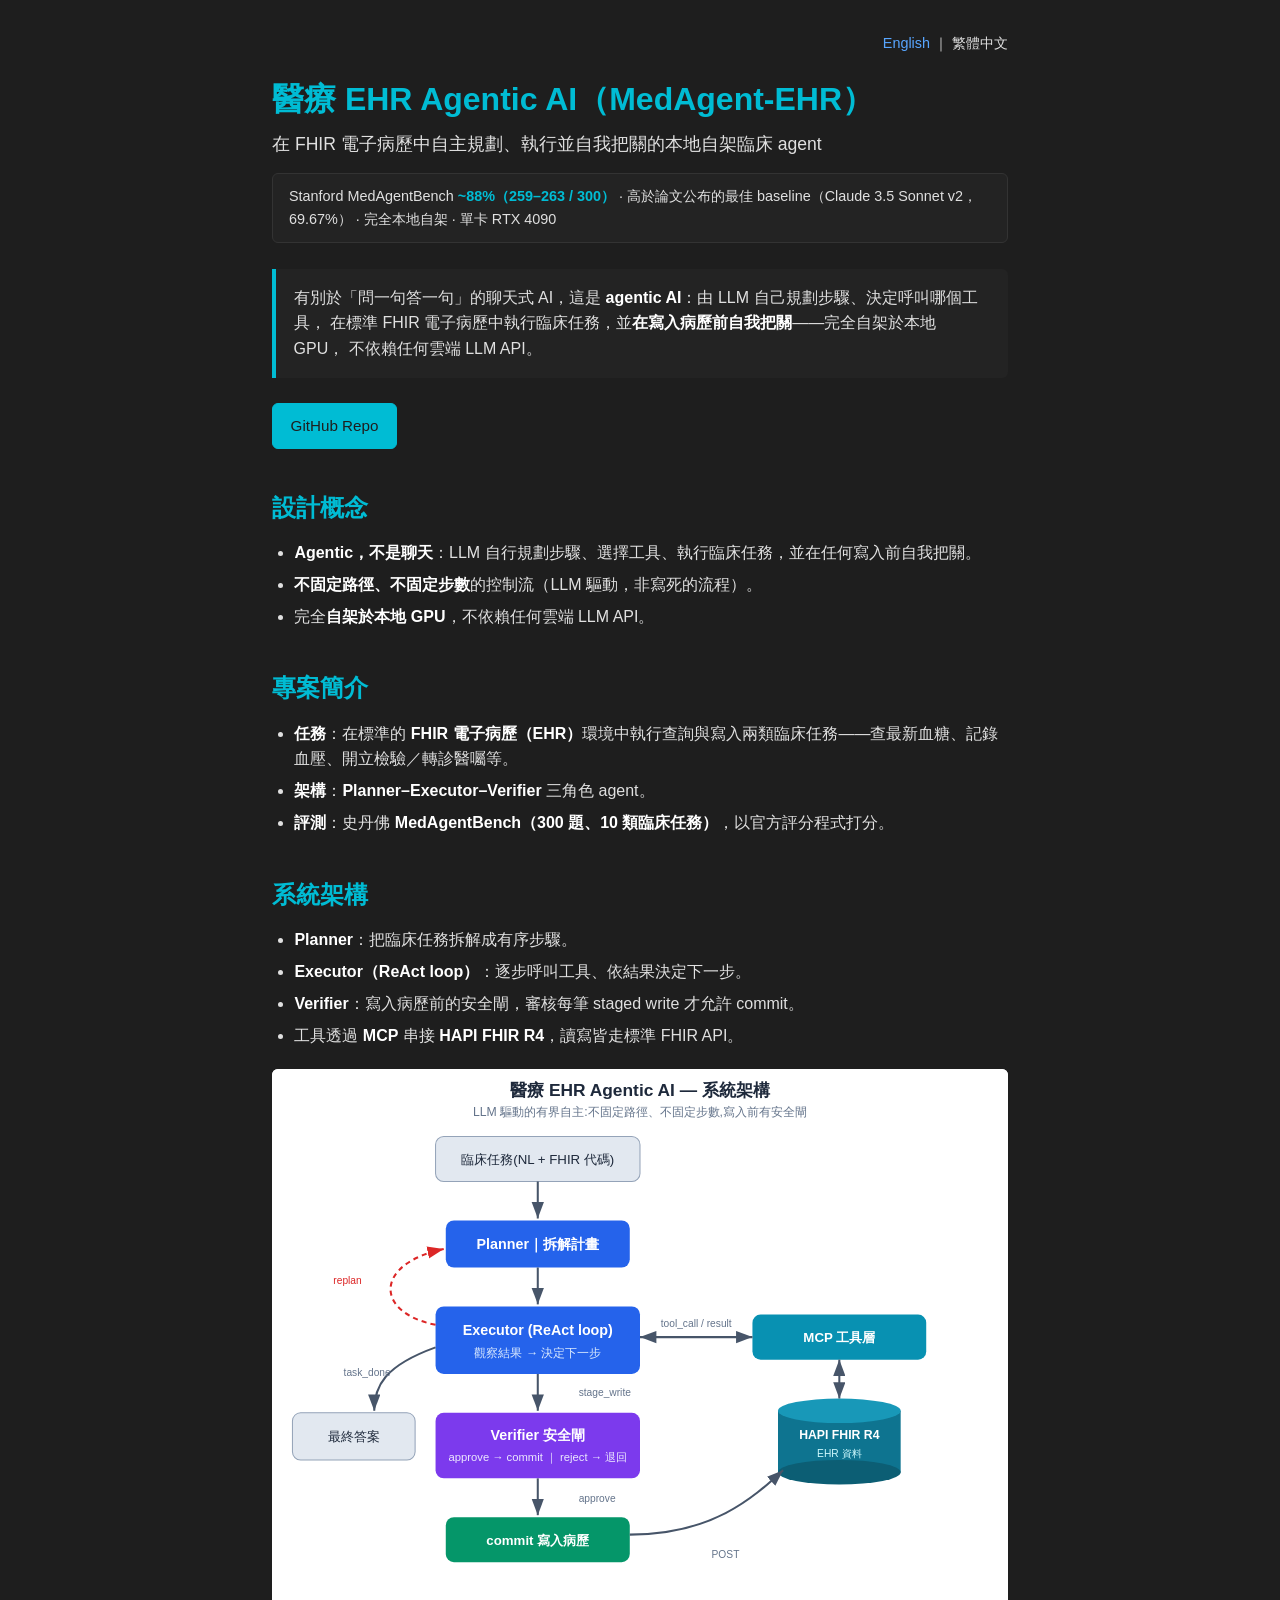
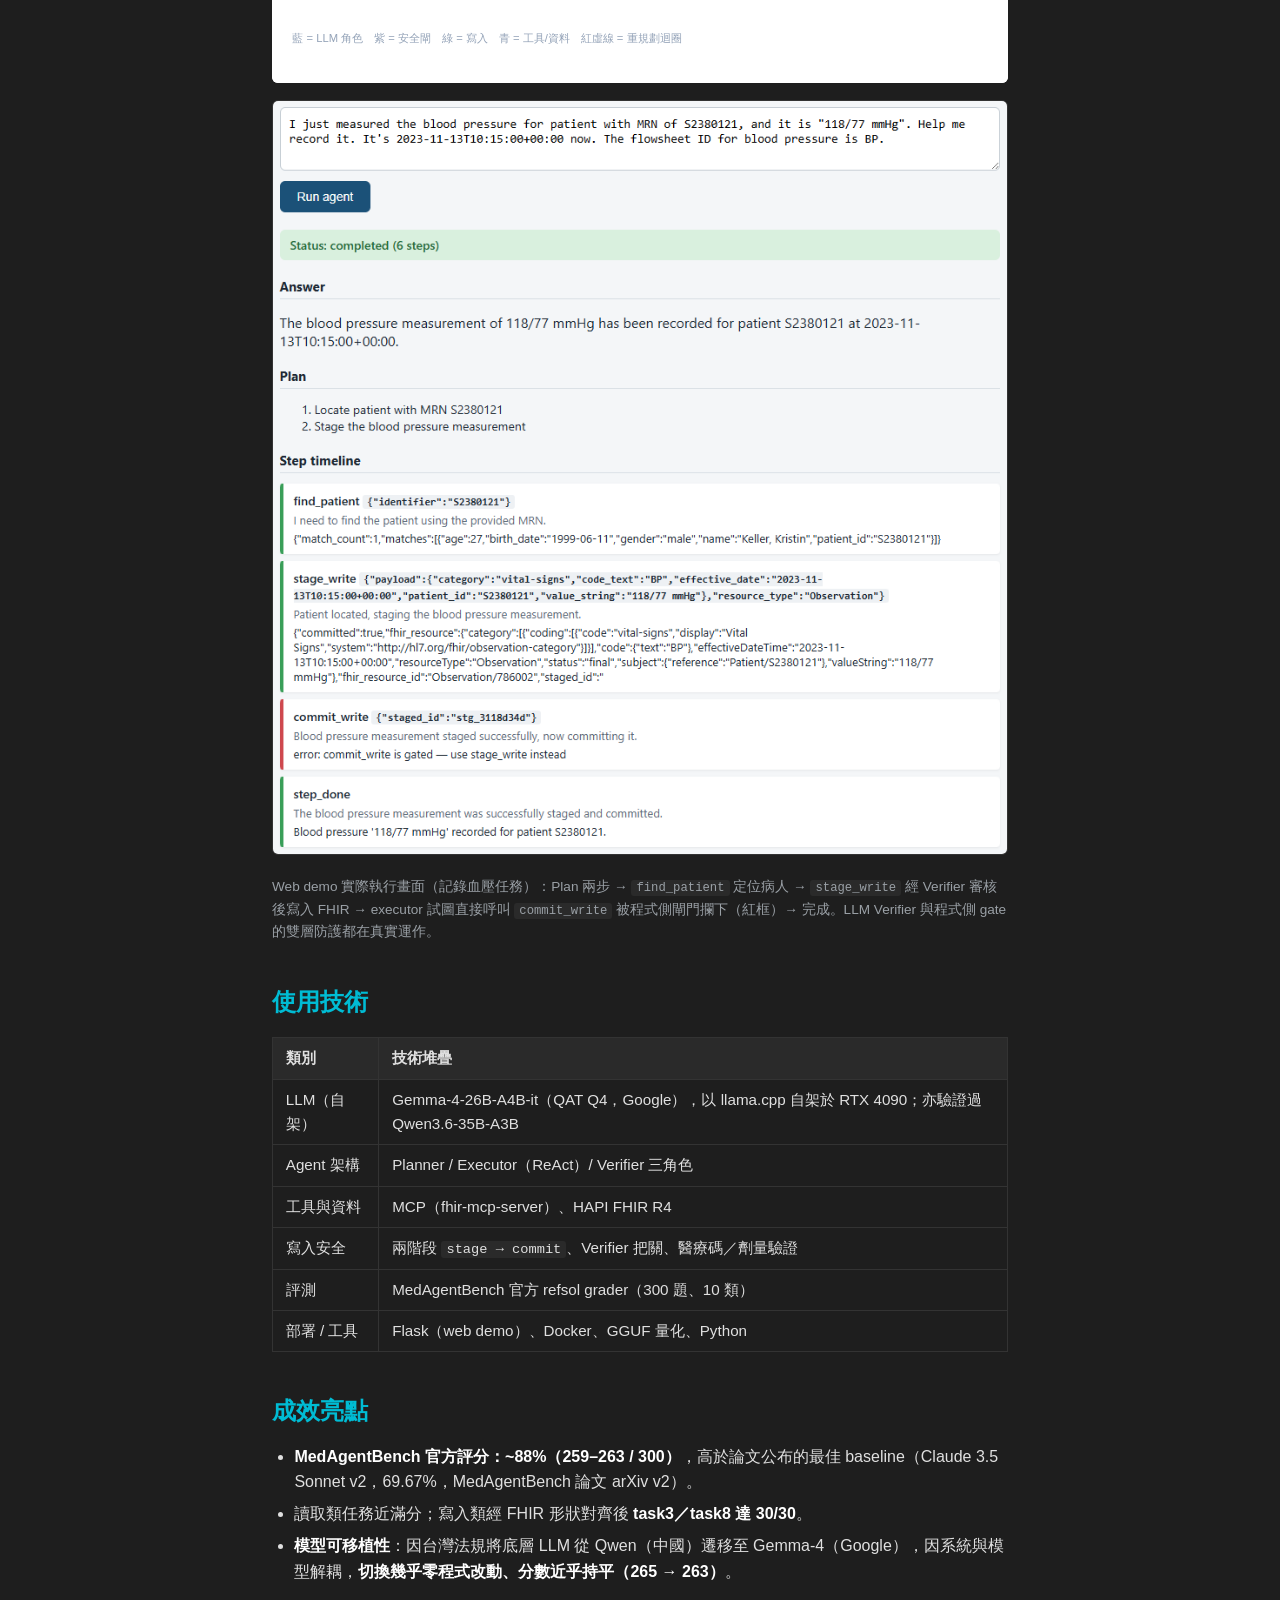
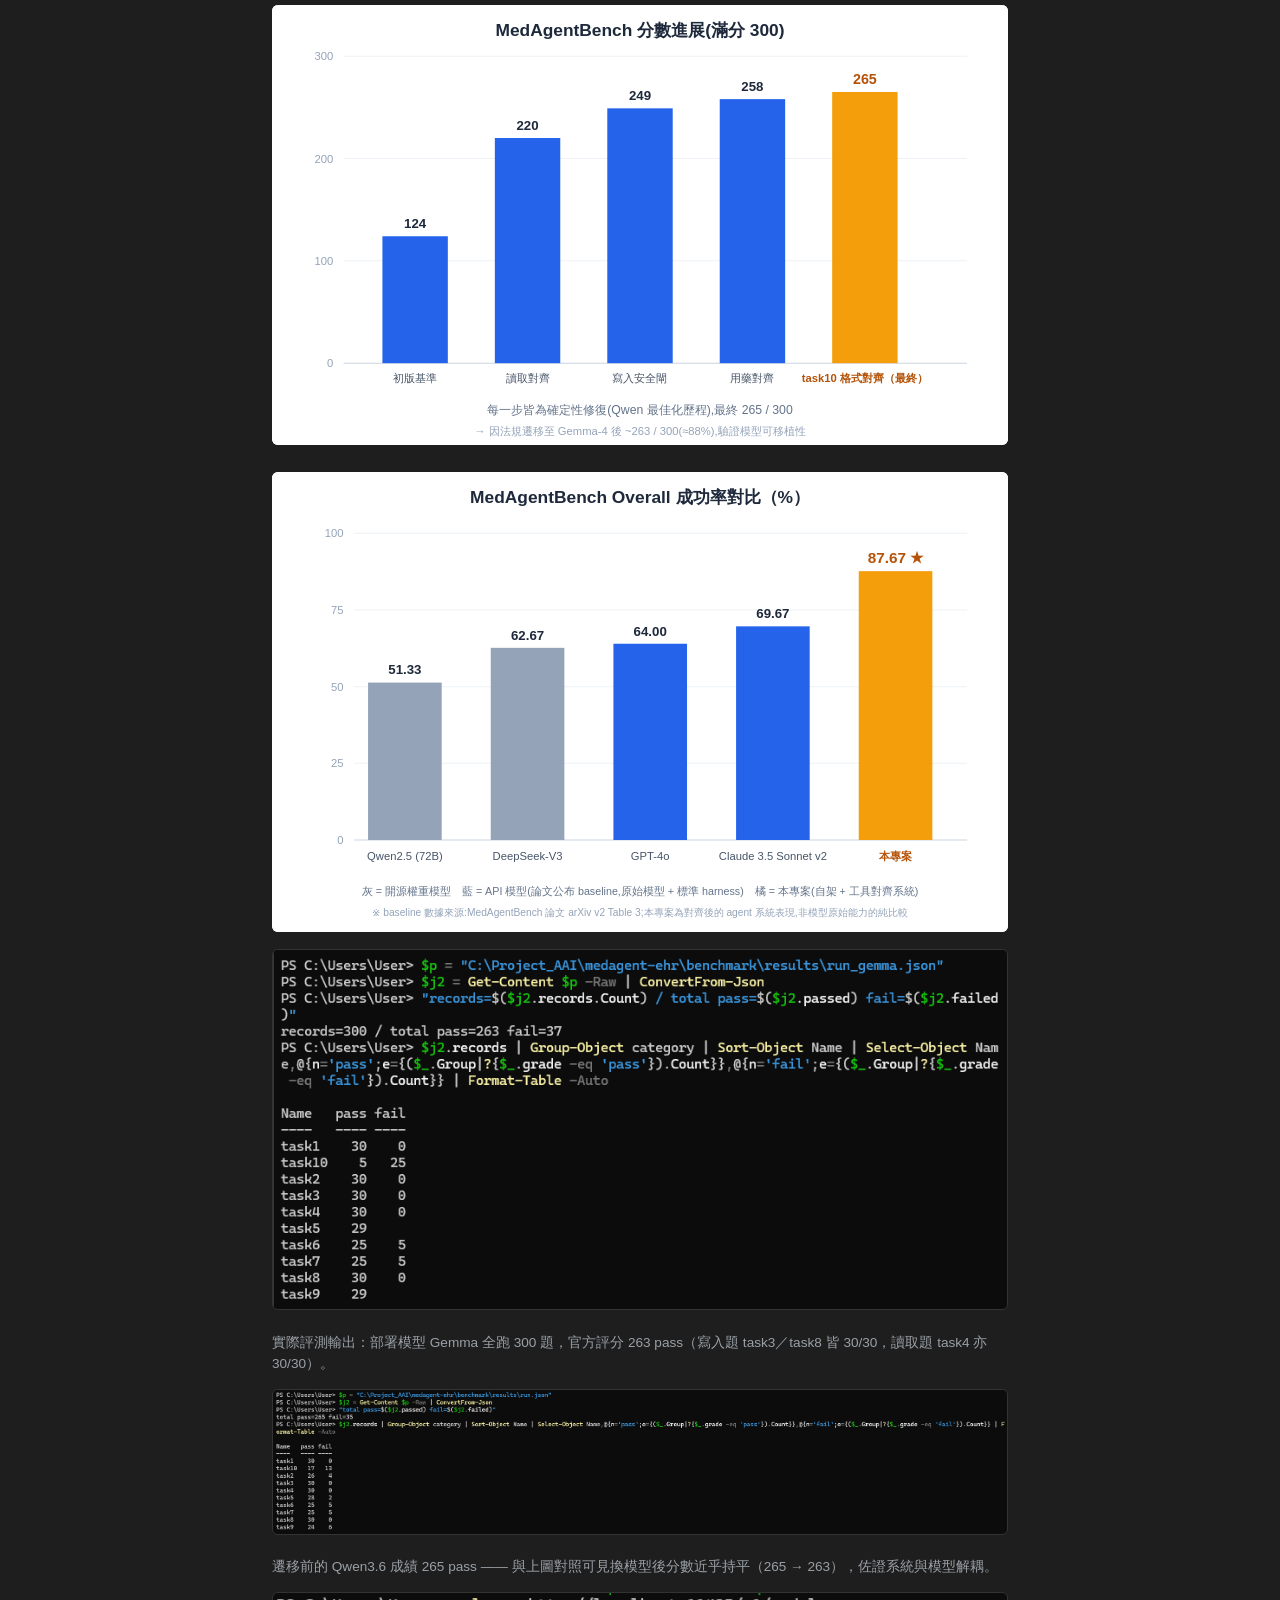
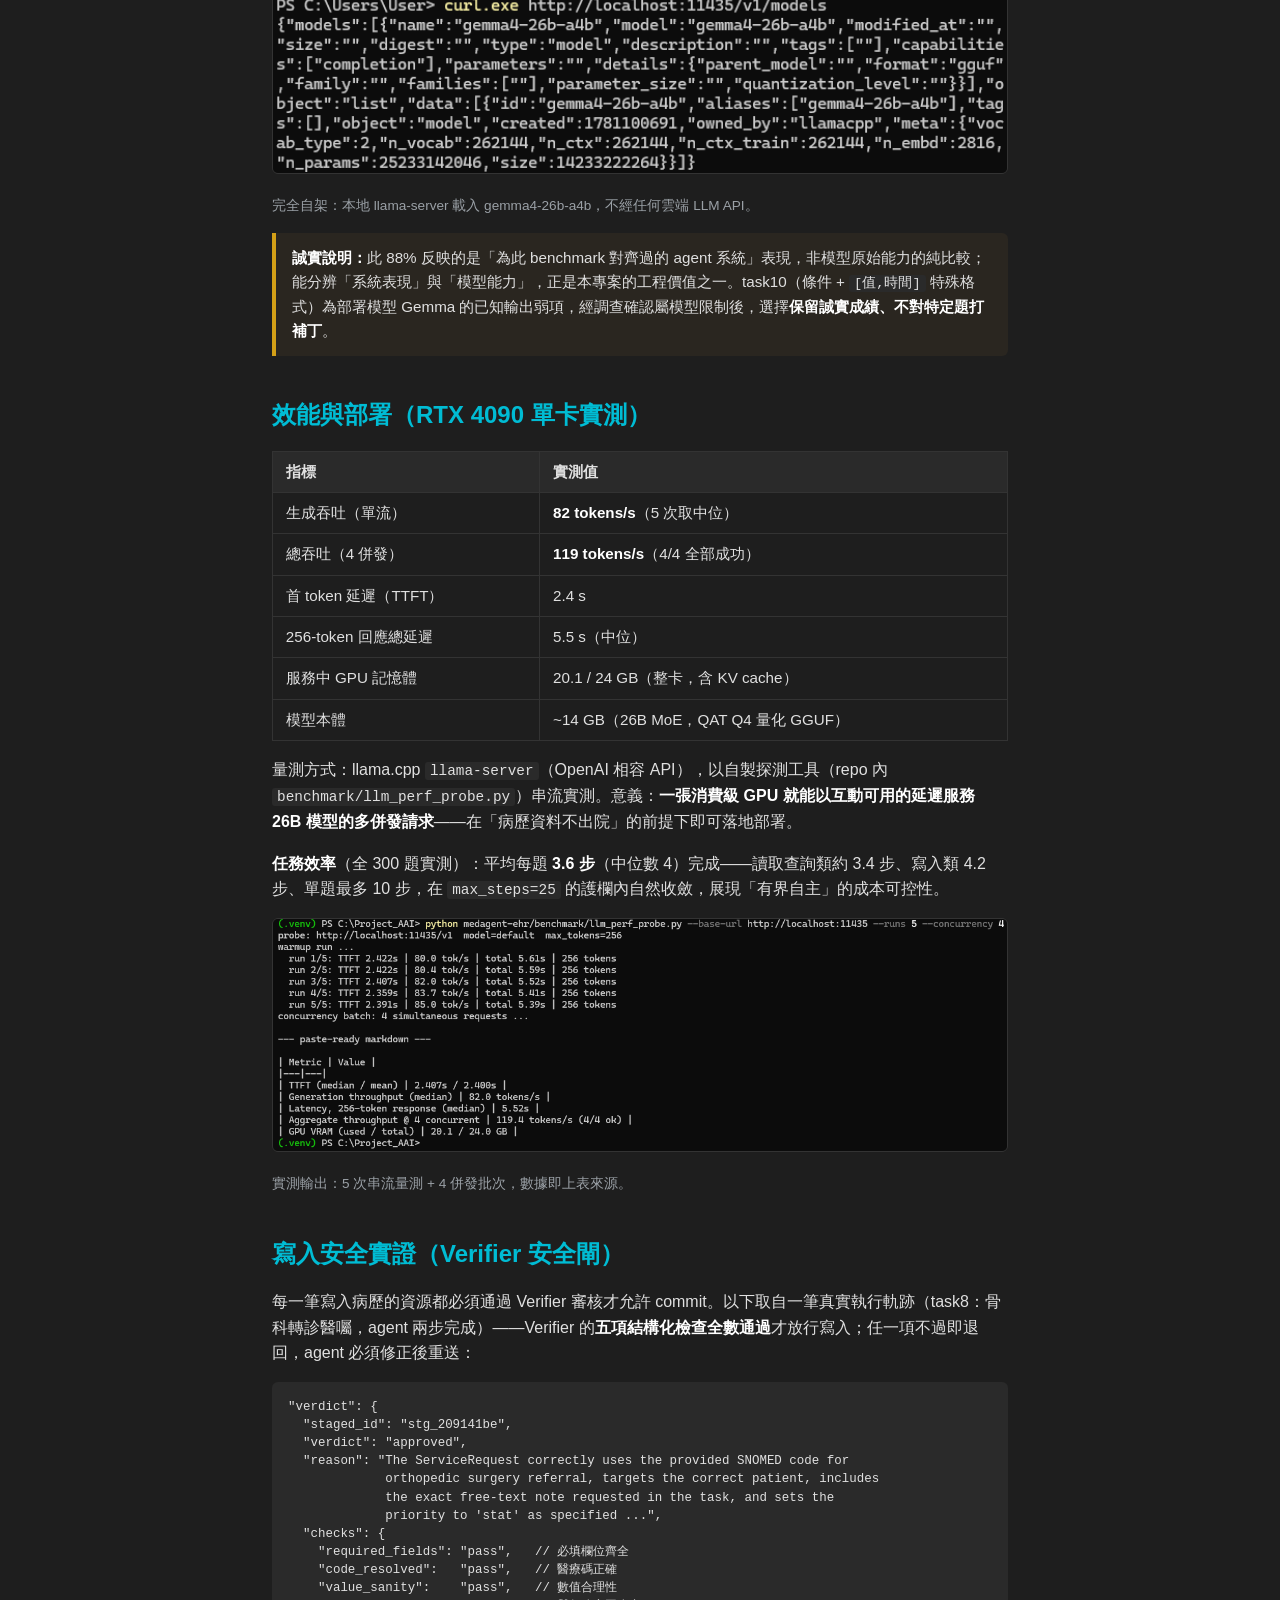
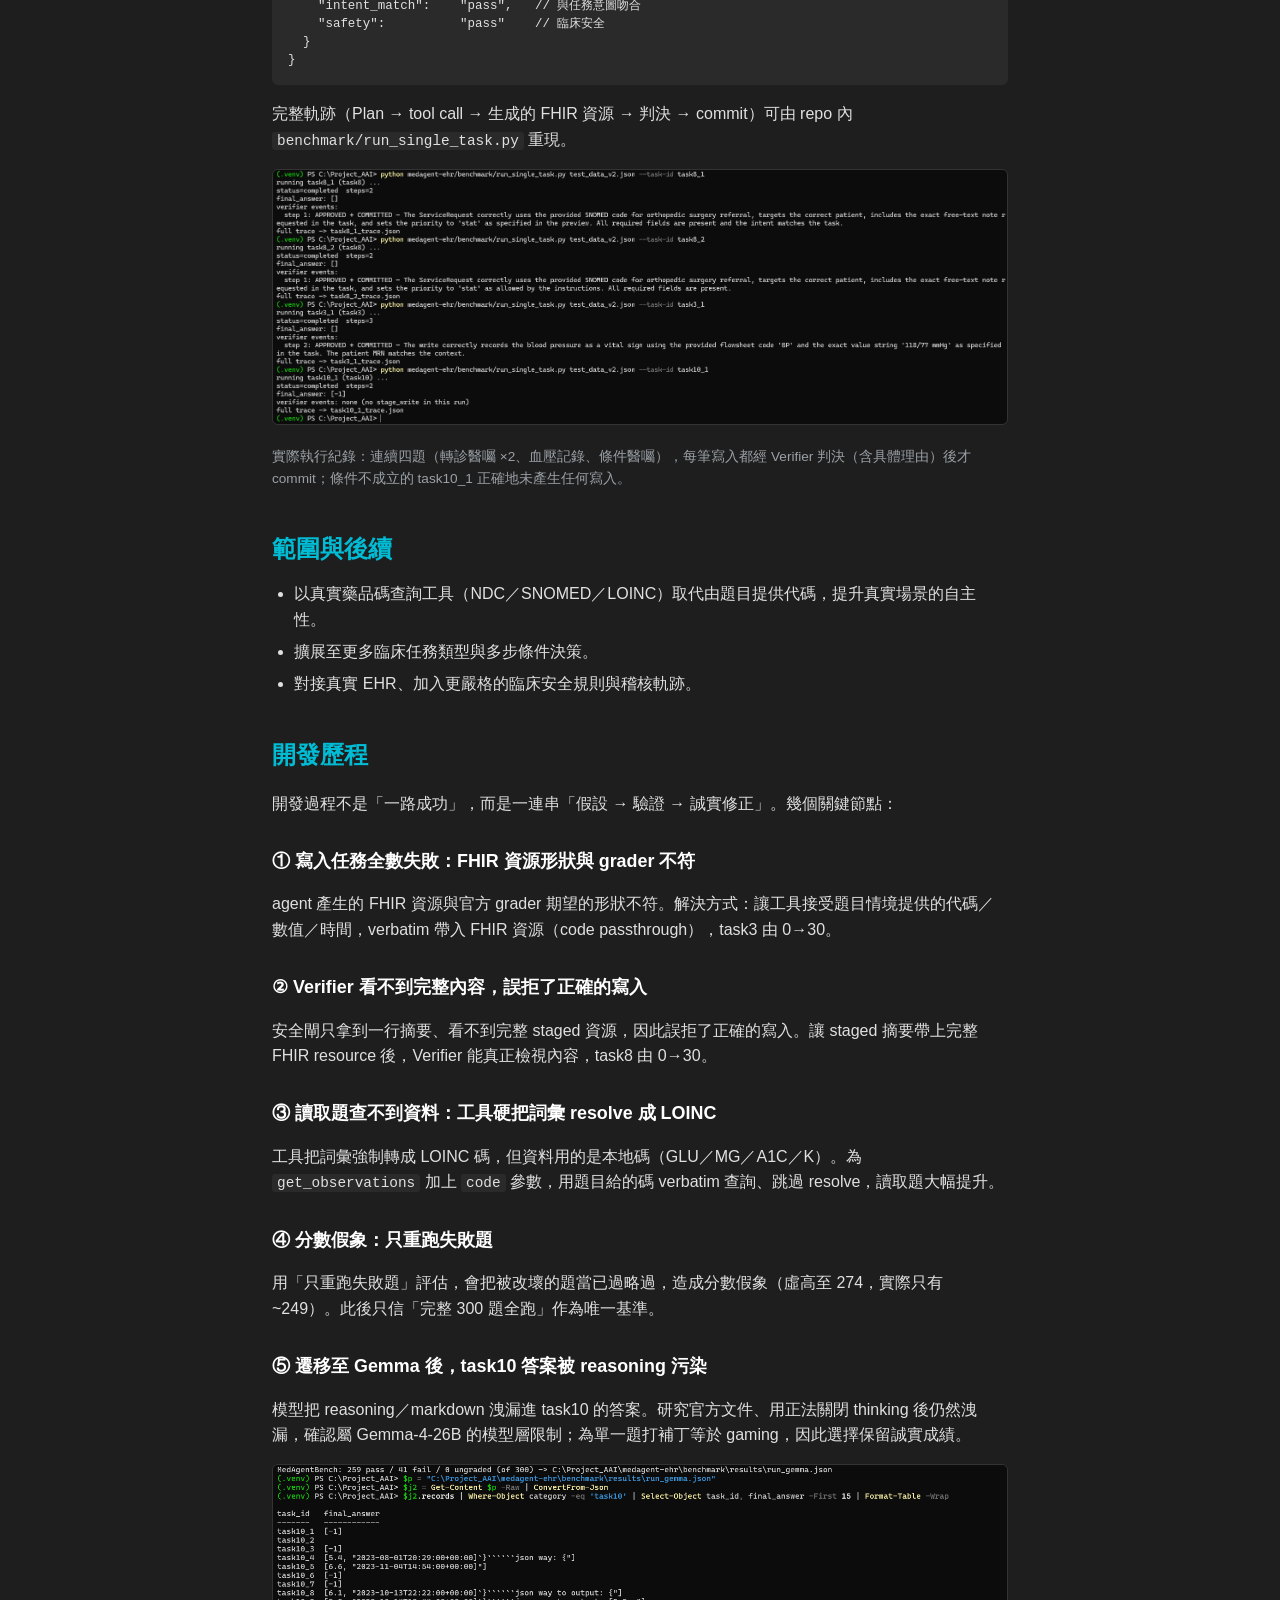
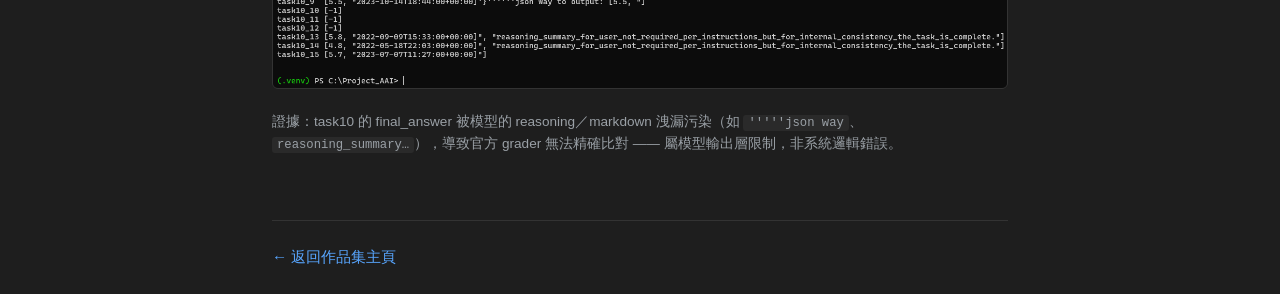
<file: docs/index.html>
<!DOCTYPE html>
<html lang="zh-Hant">
<head>
<meta charset="UTF-8">
<meta name="viewport" content="width=device-width, initial-scale=1.0">
<title>醫療 EHR Agentic AI（MedAgent-EHR）</title>
<style>
  :root {
    --bg: #1e1e1e;
    --text: #e0e0e0;
    --heading: #00bcd4;
    --link: #58a6ff;
    --code-bg: #2a2a2a;
    --border: #333;
    --muted: #9aa0a6;
  }
  * { box-sizing: border-box; }
  body {
    margin: 0;
    background: var(--bg);
    color: var(--text);
    font-family: Arial, sans-serif;
    line-height: 1.6;
    font-size: 16px;
  }
  .container { max-width: 800px; margin: 0 auto; padding: 2rem; }
  h1 { color: var(--heading); font-weight: bold; font-size: 2rem; margin: 0 0 0.3rem; }
  .subtitle { color: var(--text); font-size: 1.1rem; margin: 0; }
  .lang { text-align: right; font-size: 0.9rem; margin: 0 0 1.2rem; }
  .banner {
    background: #232323; border: 1px solid var(--border); border-radius: 6px;
    padding: 0.7rem 1rem; margin: 0.9rem 0 0; font-size: 0.9rem;
  }
  .banner strong { color: var(--heading); }
  .lead {
    background: #232323; border-left: 4px solid var(--heading);
    border-radius: 0 6px 6px 0; padding: 1rem 1.1rem; margin: 1.6rem 0;
  }
  h2 { color: var(--heading); font-weight: bold; font-size: 1.5rem; margin: 2.5rem 0 0.8rem; }
  h3 { color: #ffffff; font-weight: bold; font-size: 1.12rem; margin: 1.9rem 0 0.4rem; }
  a { color: var(--link); text-decoration: none; }
  a:hover { text-decoration: underline; }
  strong { color: #ffffff; }
  ul { padding-left: 1.4rem; margin: 0.7rem 0; }
  li { margin: 0.4rem 0; }
  table { border-collapse: collapse; width: 100%; margin: 1rem 0; font-size: 0.95rem; }
  th, td { border: 1px solid var(--border); padding: 0.5rem 0.8rem; text-align: left; vertical-align: top; }
  th { background: var(--code-bg); white-space: nowrap; }
  pre {
    background: var(--code-bg); padding: 1rem; border-radius: 6px;
    overflow-x: auto; font-size: 0.78rem; line-height: 1.45;
    font-family: Consolas, monospace; color: var(--text);
  }
  code { background: var(--code-bg); padding: 1px 5px; border-radius: 3px; font-size: 90%; }
  .btns { display: flex; gap: 0.8rem; flex-wrap: wrap; margin: 1.1rem 0; }
  .btn {
    display: inline-block; padding: 0.6rem 1.1rem;
    border: 1px solid var(--link); border-radius: 6px;
    color: var(--link); font-size: 0.95rem; font-weight: 500;
  }
  .btn:hover { background: var(--link); color: var(--bg); text-decoration: none; }
  .btn.primary { background: var(--heading); border-color: var(--heading); color: var(--bg); }
  .btn.primary:hover { opacity: 0.85; color: var(--bg); }
  .note {
    background: #2a2620; border-left: 4px solid #d4a017;
    border-radius: 0 6px 6px 0; padding: 0.8rem 1rem; margin: 1rem 0; font-size: 0.95rem;
  }
  img.shot { max-width: 760px; width: 100%; border: 1px solid var(--border); border-radius: 6px; }
  /* light-background SVG charts in this project */
  img.chart { max-width: 760px; width: 100%; background: #f8f9fb; border-radius: 6px; margin: 0.6rem 0; }
  .caption { font-size: 0.85rem; color: var(--muted); }
  footer {
    margin-top: 4rem; padding-top: 1.5rem; border-top: 1px solid var(--border);
    color: var(--muted); font-size: 0.95rem;
  }
</style>
</head>
<body>
<div class="container">

  <p class="lang"><a href="index.en.html">English</a> ｜ 繁體中文</p>

  <h1>醫療 EHR Agentic AI（MedAgent-EHR）</h1>
  <p class="subtitle">在 FHIR 電子病歷中自主規劃、執行並自我把關的本地自架臨床 agent</p>
  <div class="banner">Stanford MedAgentBench <strong>~88%（259–263 / 300）</strong> · 高於論文公布的最佳 baseline（Claude 3.5 Sonnet v2，69.67%） · 完全本地自架 · 單卡 RTX 4090</div>

  <p class="lead">
    有別於「問一句答一句」的聊天式 AI，這是 <strong>agentic AI</strong>：由 LLM 自己規劃步驟、決定呼叫哪個工具，
    在標準 FHIR 電子病歷中執行臨床任務，並<strong>在寫入病歷前自我把關</strong>——完全自架於本地 GPU，
    不依賴任何雲端 LLM API。
  </p>

  <div class="btns">
    <a class="btn primary" href="https://github.com/seancpc/MedAgent-EHR">GitHub Repo</a>
  </div>

  <h2>設計概念</h2>
  <ul>
    <li><strong>Agentic，不是聊天</strong>：LLM 自行規劃步驟、選擇工具、執行臨床任務，並在任何寫入前自我把關。</li>
    <li><strong>不固定路徑、不固定步數</strong>的控制流（LLM 驅動，非寫死的流程）。</li>
    <li>完全<strong>自架於本地 GPU</strong>，不依賴任何雲端 LLM API。</li>
  </ul>

  <h2>專案簡介</h2>
  <ul>
    <li><strong>任務</strong>：在標準的 <strong>FHIR 電子病歷（EHR）</strong>環境中執行查詢與寫入兩類臨床任務——查最新血糖、記錄血壓、開立檢驗／轉診醫囑等。</li>
    <li><strong>架構</strong>：<strong>Planner–Executor–Verifier</strong> 三角色 agent。</li>
    <li><strong>評測</strong>：史丹佛 <strong>MedAgentBench（300 題、10 類臨床任務）</strong>，以官方評分程式打分。</li>
  </ul>

  <h2>系統架構</h2>
  <ul>
    <li><strong>Planner</strong>：把臨床任務拆解成有序步驟。</li>
    <li><strong>Executor（ReAct loop）</strong>：逐步呼叫工具、依結果決定下一步。</li>
    <li><strong>Verifier</strong>：寫入病歷前的安全閘，審核每筆 staged write 才允許 commit。</li>
    <li>工具透過 <strong>MCP</strong> 串接 <strong>HAPI FHIR R4</strong>，讀寫皆走標準 FHIR API。</li>
  </ul>
  <img class="chart" src="architecture.svg" alt="MedAgent-EHR 系統架構：Planner → Executor → Verifier → FHIR">
  <img class="shot" src="screenshots/20260706_webdemo_timeline.png" alt="Web demo 執行畫面：Plan 與逐步 ReAct timeline，含寫入閘攔截">
  <p class="caption">Web demo 實際執行畫面（記錄血壓任務）：Plan 兩步 → <code>find_patient</code> 定位病人 → <code>stage_write</code> 經 Verifier 審核後寫入 FHIR → executor 試圖直接呼叫 <code>commit_write</code> 被程式側閘門攔下（紅框）→ 完成。LLM Verifier 與程式側 gate 的雙層防護都在真實運作。</p>

  <h2>使用技術</h2>
  <table>
    <tr><th>類別</th><th>技術堆疊</th></tr>
    <tr><td>LLM（自架）</td><td>Gemma-4-26B-A4B-it（QAT Q4，Google），以 llama.cpp 自架於 RTX 4090；亦驗證過 Qwen3.6-35B-A3B</td></tr>
    <tr><td>Agent 架構</td><td>Planner / Executor（ReAct）/ Verifier 三角色</td></tr>
    <tr><td>工具與資料</td><td>MCP（fhir-mcp-server）、HAPI FHIR R4</td></tr>
    <tr><td>寫入安全</td><td>兩階段 <code>stage → commit</code>、Verifier 把關、醫療碼／劑量驗證</td></tr>
    <tr><td>評測</td><td>MedAgentBench 官方 refsol grader（300 題、10 類）</td></tr>
    <tr><td>部署 / 工具</td><td>Flask（web demo）、Docker、GGUF 量化、Python</td></tr>
  </table>

  <h2>成效亮點</h2>
  <ul>
    <li><strong>MedAgentBench 官方評分：~88%（259–263 / 300）</strong>，高於論文公布的最佳 baseline（Claude 3.5 Sonnet v2，69.67%，MedAgentBench 論文 arXiv v2）。</li>
    <li>讀取類任務近滿分；寫入類經 FHIR 形狀對齊後 <strong>task3／task8 達 30/30</strong>。</li>
    <li><strong>模型可移植性</strong>：因台灣法規將底層 LLM 從 Qwen（中國）遷移至 Gemma-4（Google），因系統與模型解耦，<strong>切換幾乎零程式改動、分數近乎持平（265 → 263）</strong>。</li>
  </ul>
  <img class="chart" src="progress.svg" alt="MedAgentBench 分數進展 124→265">
  <img class="chart" src="baseline.svg" alt="各模型 Overall 成功率對比">
  <img class="shot" src="screenshots/20260614_score_gemma_263.png" alt="Gemma 最終成績 263/300 與各類任務分數">
  <p class="caption">實際評測輸出：部署模型 Gemma 全跑 300 題，官方評分 263 pass（寫入題 task3／task8 皆 30/30，讀取題 task4 亦 30/30）。</p>
  <img class="shot" src="screenshots/20260614_score_qwen_265.png" alt="Qwen 成績 265/300 與各類任務分數">
  <p class="caption">遷移前的 Qwen3.6 成績 265 pass —— 與上圖對照可見換模型後分數近乎持平（265 → 263），佐證系統與模型解耦。</p>
  <img class="shot" src="screenshots/20260614_selfhosted_gemma.png" alt="本地 llama-server 載入 Gemma 模型資訊">
  <p class="caption">完全自架：本地 llama-server 載入 gemma4-26b-a4b，不經任何雲端 LLM API。</p>

  <div class="note"><strong>誠實說明：</strong>此 88% 反映的是「為此 benchmark 對齊過的 agent 系統」表現，非模型原始能力的純比較；能分辨「系統表現」與「模型能力」，正是本專案的工程價值之一。task10（條件 + <code>[值,時間]</code> 特殊格式）為部署模型 Gemma 的已知輸出弱項，經調查確認屬模型限制後，選擇<strong>保留誠實成績、不對特定題打補丁</strong>。</div>

  <h2>效能與部署（RTX 4090 單卡實測）</h2>
  <table>
    <tr><th>指標</th><th>實測值</th></tr>
    <tr><td>生成吞吐（單流）</td><td><strong>82 tokens/s</strong>（5 次取中位）</td></tr>
    <tr><td>總吞吐（4 併發）</td><td><strong>119 tokens/s</strong>（4/4 全部成功）</td></tr>
    <tr><td>首 token 延遲（TTFT）</td><td>2.4 s</td></tr>
    <tr><td>256-token 回應總延遲</td><td>5.5 s（中位）</td></tr>
    <tr><td>服務中 GPU 記憶體</td><td>20.1 / 24 GB（整卡，含 KV cache）</td></tr>
    <tr><td>模型本體</td><td>~14 GB（26B MoE，QAT Q4 量化 GGUF）</td></tr>
  </table>
  <p>量測方式：llama.cpp <code>llama-server</code>（OpenAI 相容 API），以自製探測工具（repo 內 <code>benchmark/llm_perf_probe.py</code>）串流實測。意義：<strong>一張消費級 GPU 就能以互動可用的延遲服務 26B 模型的多併發請求</strong>——在「病歷資料不出院」的前提下即可落地部署。</p>
  <p><strong>任務效率</strong>（全 300 題實測）：平均每題 <strong>3.6 步</strong>（中位數 4）完成——讀取查詢類約 3.4 步、寫入類 4.2 步、單題最多 10 步，在 <code>max_steps=25</code> 的護欄內自然收斂，展現「有界自主」的成本可控性。</p>
  <img class="shot" src="screenshots/20260706_perf_probe.png" alt="llm_perf_probe 實測輸出：82 tok/s、4 併發 119 tok/s、VRAM 20.1/24GB">
  <p class="caption">實測輸出：5 次串流量測 + 4 併發批次，數據即上表來源。</p>

  <h2>寫入安全實證（Verifier 安全閘）</h2>
  <p>每一筆寫入病歷的資源都必須通過 Verifier 審核才允許 commit。以下取自一筆真實執行軌跡（task8：骨科轉診醫囑，agent 兩步完成）——Verifier 的<strong>五項結構化檢查全數通過</strong>才放行寫入；任一項不過即退回，agent 必須修正後重送：</p>
  <pre>"verdict": {
  "staged_id": "stg_209141be",
  "verdict": "approved",
  "reason": "The ServiceRequest correctly uses the provided SNOMED code for
             orthopedic surgery referral, targets the correct patient, includes
             the exact free-text note requested in the task, and sets the
             priority to 'stat' as specified ...",
  "checks": {
    "required_fields": "pass",   // 必填欄位齊全
    "code_resolved":   "pass",   // 醫療碼正確
    "value_sanity":    "pass",   // 數值合理性
    "intent_match":    "pass",   // 與任務意圖吻合
    "safety":          "pass"    // 臨床安全
  }
}</pre>
  <p>完整軌跡（Plan → tool call → 生成的 FHIR 資源 → 判決 → commit）可由 repo 內 <code>benchmark/run_single_task.py</code> 重現。</p>
  <img class="shot" src="screenshots/20260706_verifier_task8.png" alt="四題寫入任務的 Verifier 審核紀錄：每筆 stage_write 都經判決後才 commit">
  <p class="caption">實際執行紀錄：連續四題（轉診醫囑 ×2、血壓記錄、條件醫囑），每筆寫入都經 Verifier 判決（含具體理由）後才 commit；條件不成立的 task10_1 正確地未產生任何寫入。</p>

  <h2>範圍與後續</h2>
  <ul>
    <li>以真實藥品碼查詢工具（NDC／SNOMED／LOINC）取代由題目提供代碼，提升真實場景的自主性。</li>
    <li>擴展至更多臨床任務類型與多步條件決策。</li>
    <li>對接真實 EHR、加入更嚴格的臨床安全規則與稽核軌跡。</li>
  </ul>

  <h2>開發歷程</h2>
  <p>開發過程不是「一路成功」，而是一連串「假設 → 驗證 → 誠實修正」。幾個關鍵節點：</p>

  <h3>① 寫入任務全數失敗：FHIR 資源形狀與 grader 不符</h3>
  <p>agent 產生的 FHIR 資源與官方 grader 期望的形狀不符。解決方式：讓工具接受題目情境提供的代碼／數值／時間，verbatim 帶入 FHIR 資源（code passthrough），task3 由 0→30。</p>

  <h3>② Verifier 看不到完整內容，誤拒了正確的寫入</h3>
  <p>安全閘只拿到一行摘要、看不到完整 staged 資源，因此誤拒了正確的寫入。讓 staged 摘要帶上完整 FHIR resource 後，Verifier 能真正檢視內容，task8 由 0→30。</p>

  <h3>③ 讀取題查不到資料：工具硬把詞彙 resolve 成 LOINC</h3>
  <p>工具把詞彙強制轉成 LOINC 碼，但資料用的是本地碼（GLU／MG／A1C／K）。為 <code>get_observations</code> 加上 <code>code</code> 參數，用題目給的碼 verbatim 查詢、跳過 resolve，讀取題大幅提升。</p>

  <h3>④ 分數假象：只重跑失敗題</h3>
  <p>用「只重跑失敗題」評估，會把被改壞的題當已過略過，造成分數假象（虛高至 274，實際只有 ~249）。此後只信「完整 300 題全跑」作為唯一基準。</p>

  <h3>⑤ 遷移至 Gemma 後，task10 答案被 reasoning 污染</h3>
  <p>模型把 reasoning／markdown 洩漏進 task10 的答案。研究官方文件、用正法關閉 thinking 後仍然洩漏，確認屬 Gemma-4-26B 的模型層限制；為單一題打補丁等於 gaming，因此選擇保留誠實成績。</p>
  <img class="shot" src="screenshots/20260614_task10_leak.png" alt="task10 答案被模型 reasoning 文字污染">
  <p class="caption">證據：task10 的 final_answer 被模型的 reasoning／markdown 洩漏污染（如 <code>'''''json way</code>、<code>reasoning_summary…</code>），導致官方 grader 無法精確比對 —— 屬模型輸出層限制，非系統邏輯錯誤。</p>

  <footer>
    <a href="https://meadow-sky-dfe.notion.site/Sean-Chuang-AI-1ec37081de33803ea095efee6f45a142">← 返回作品集主頁</a>
  </footer>

</div>
</body>
</html>
</file>
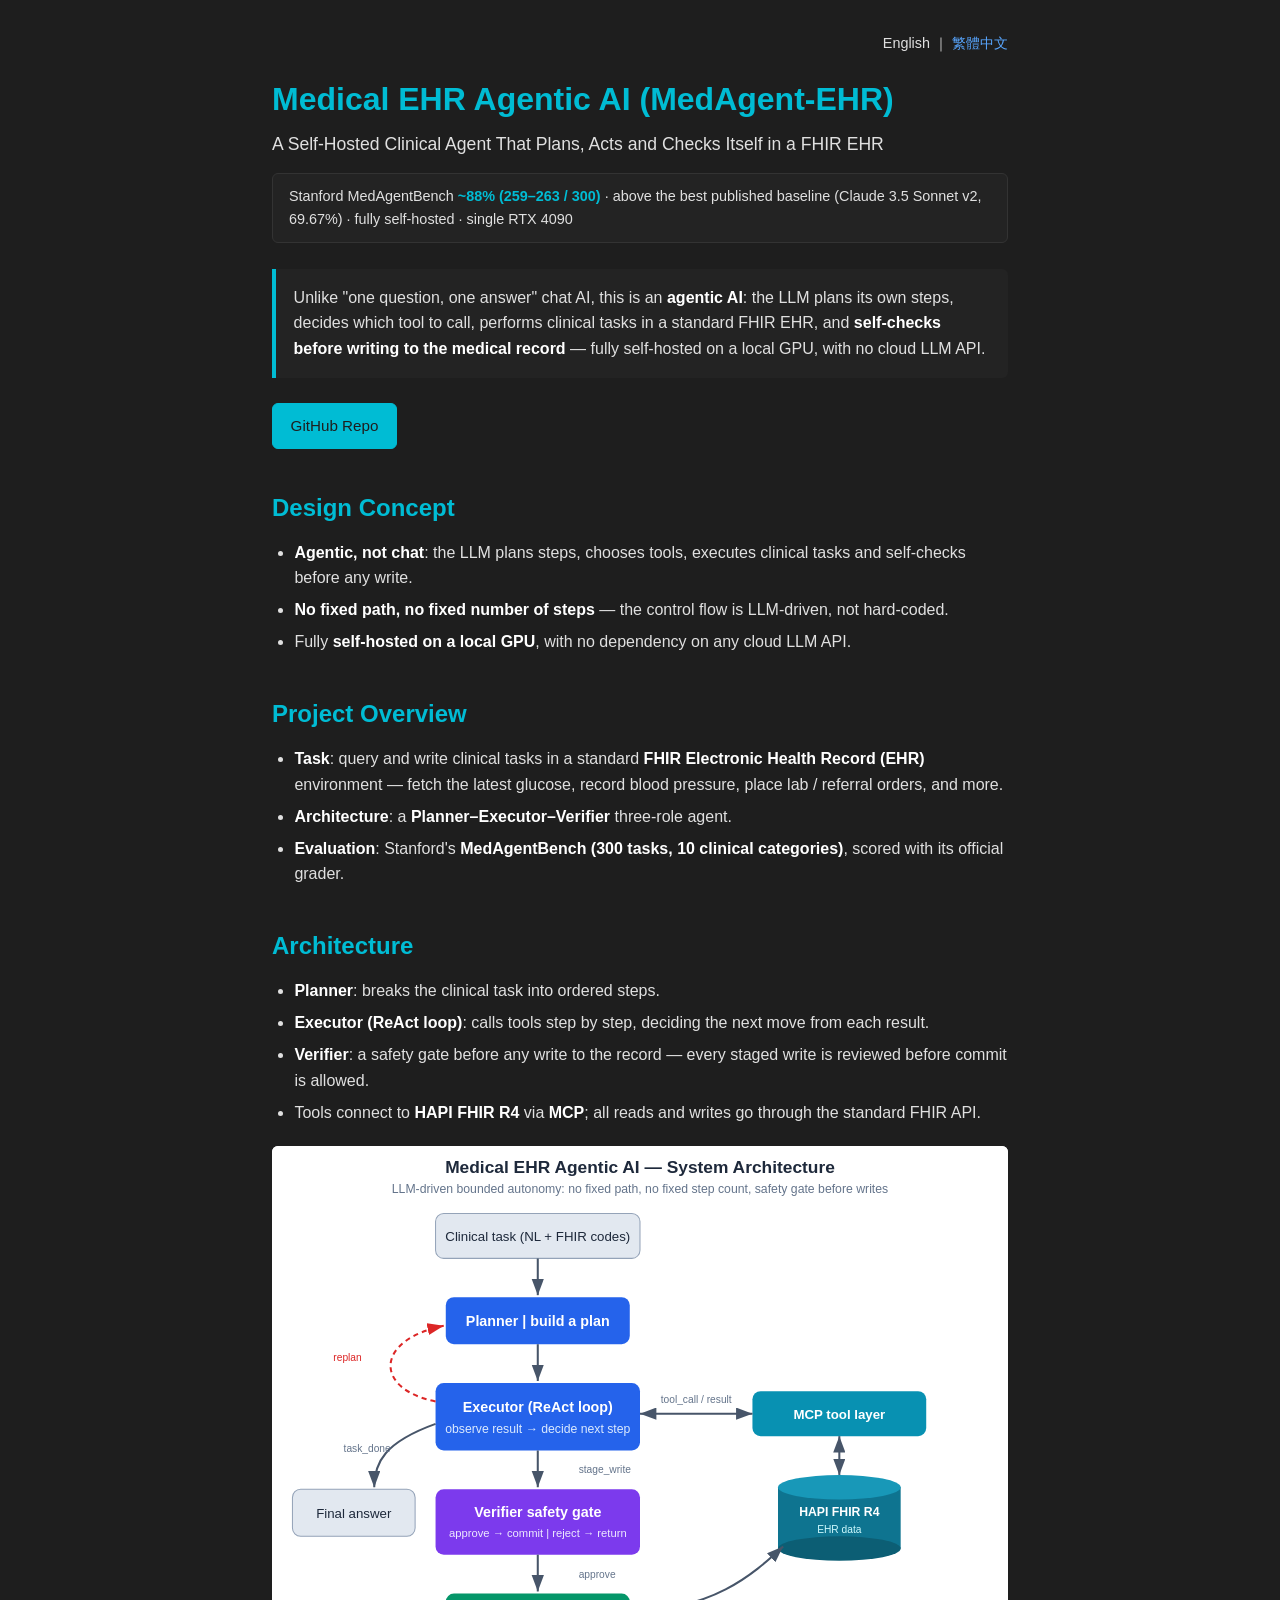
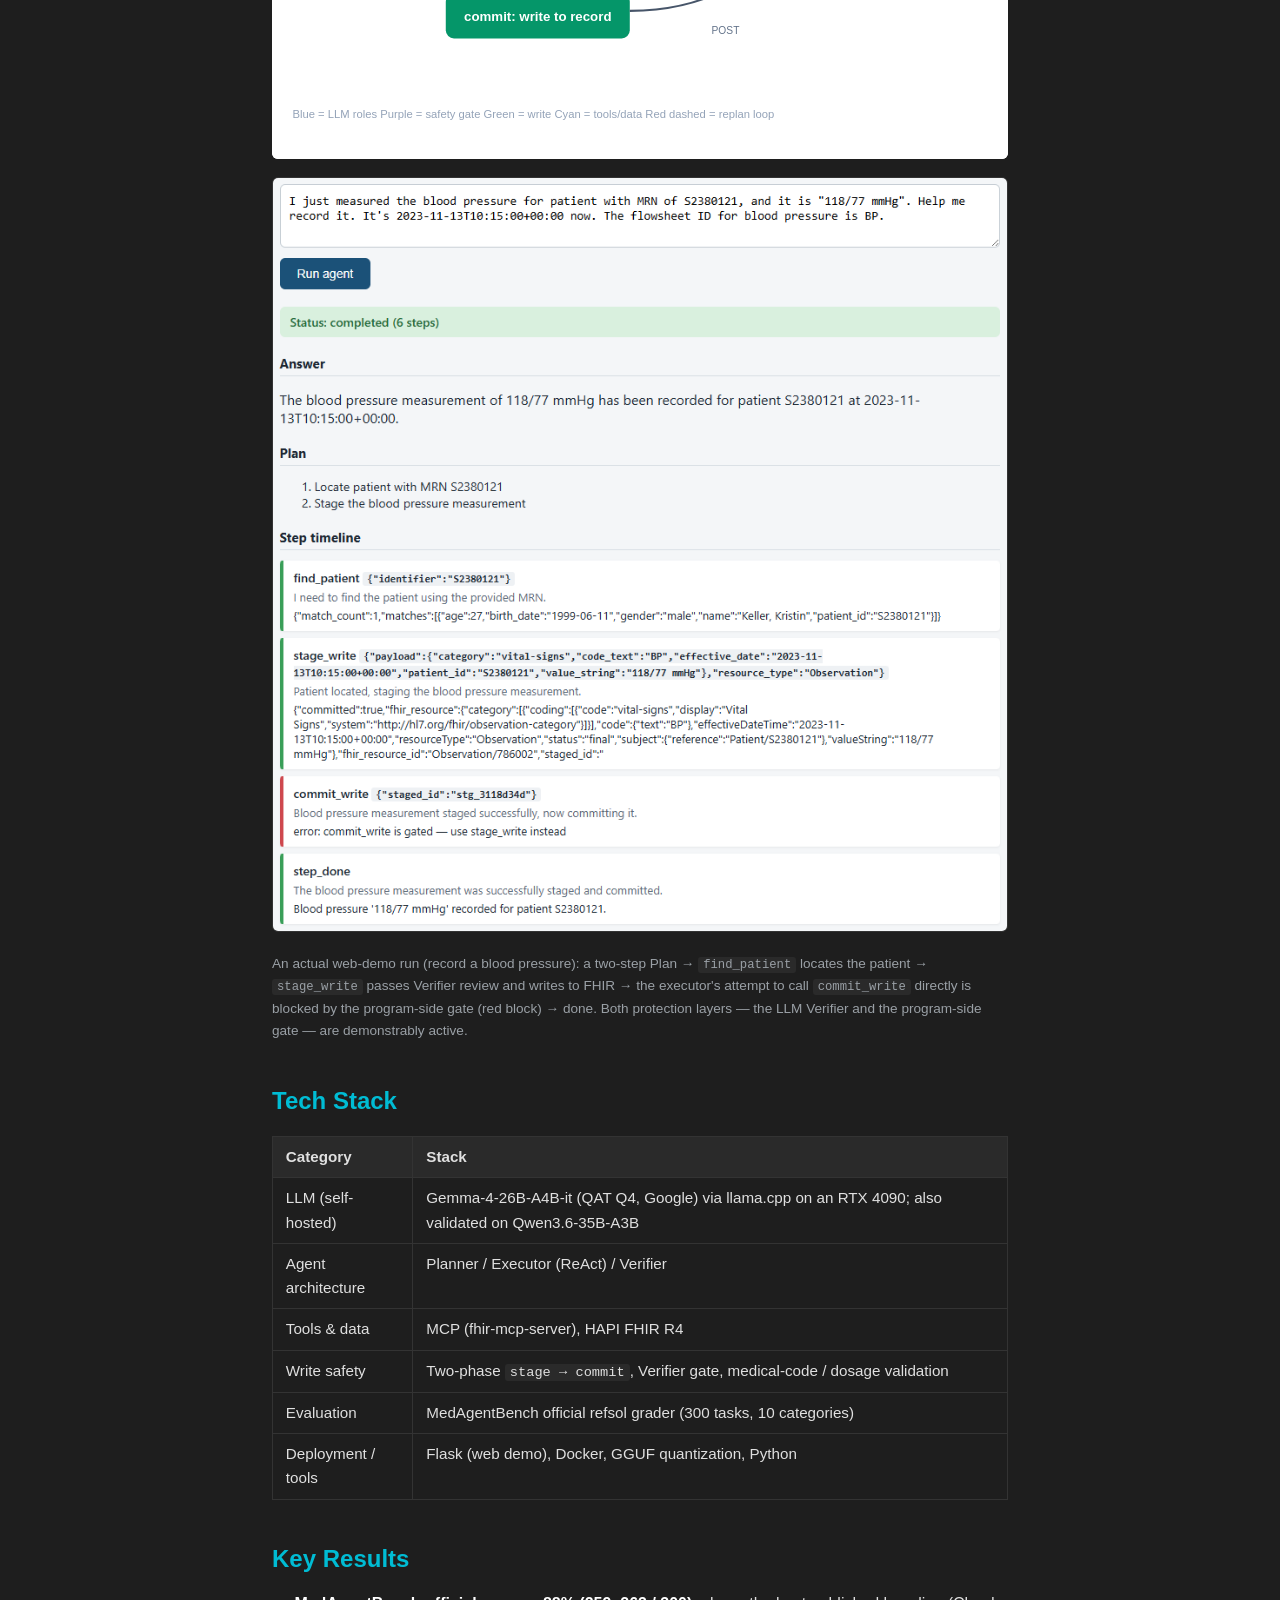
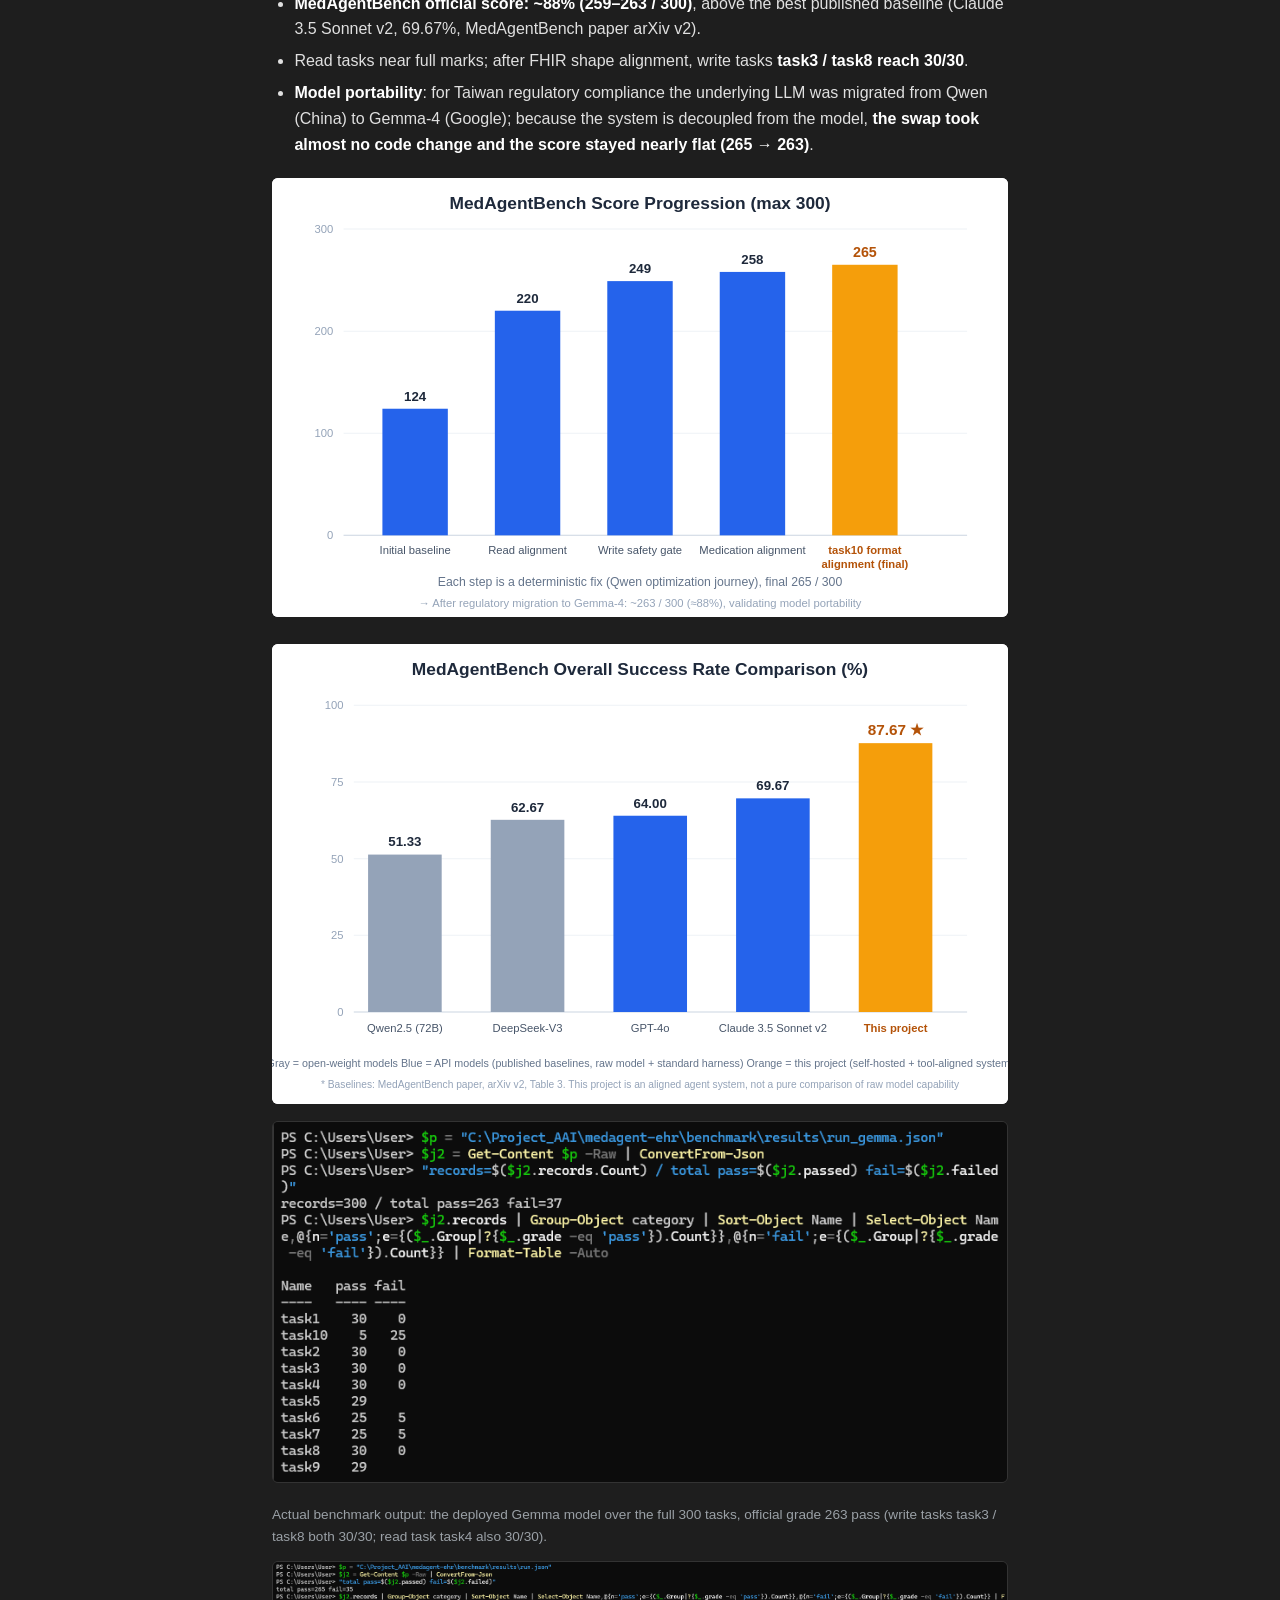
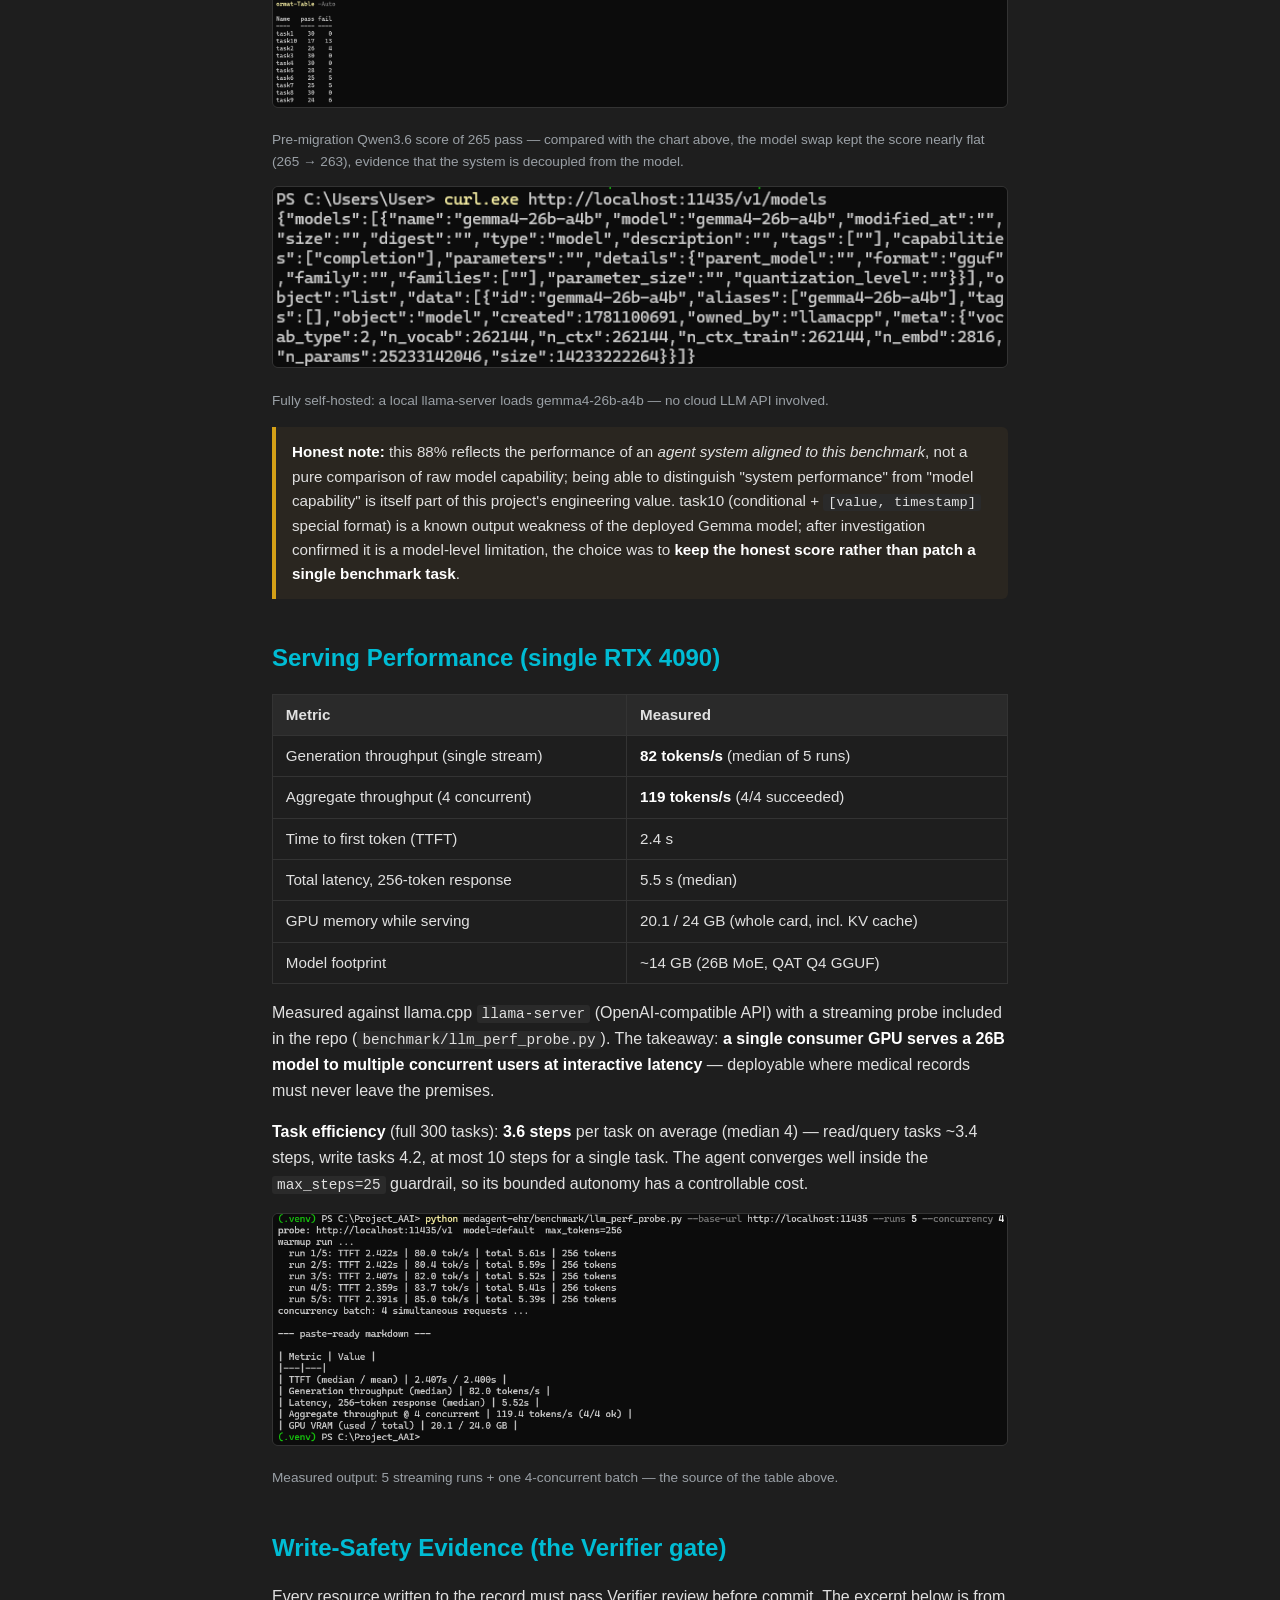
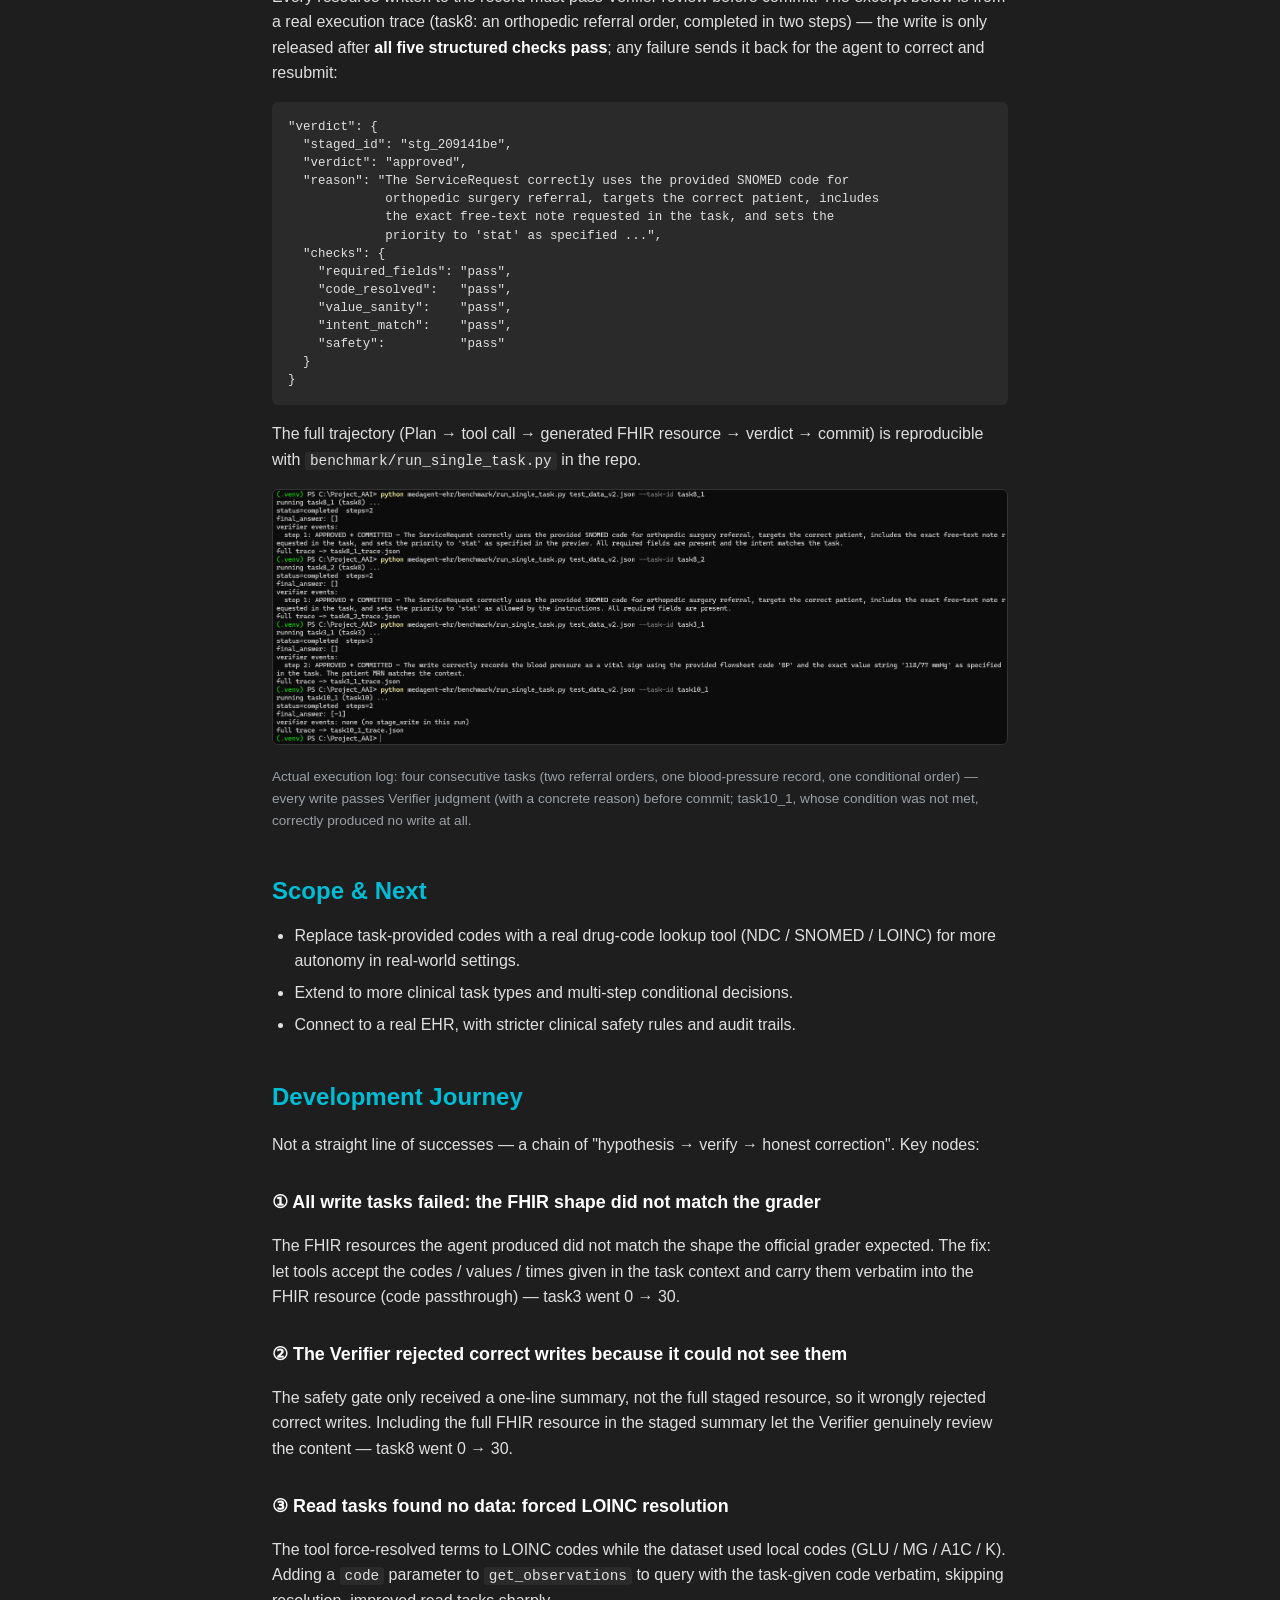
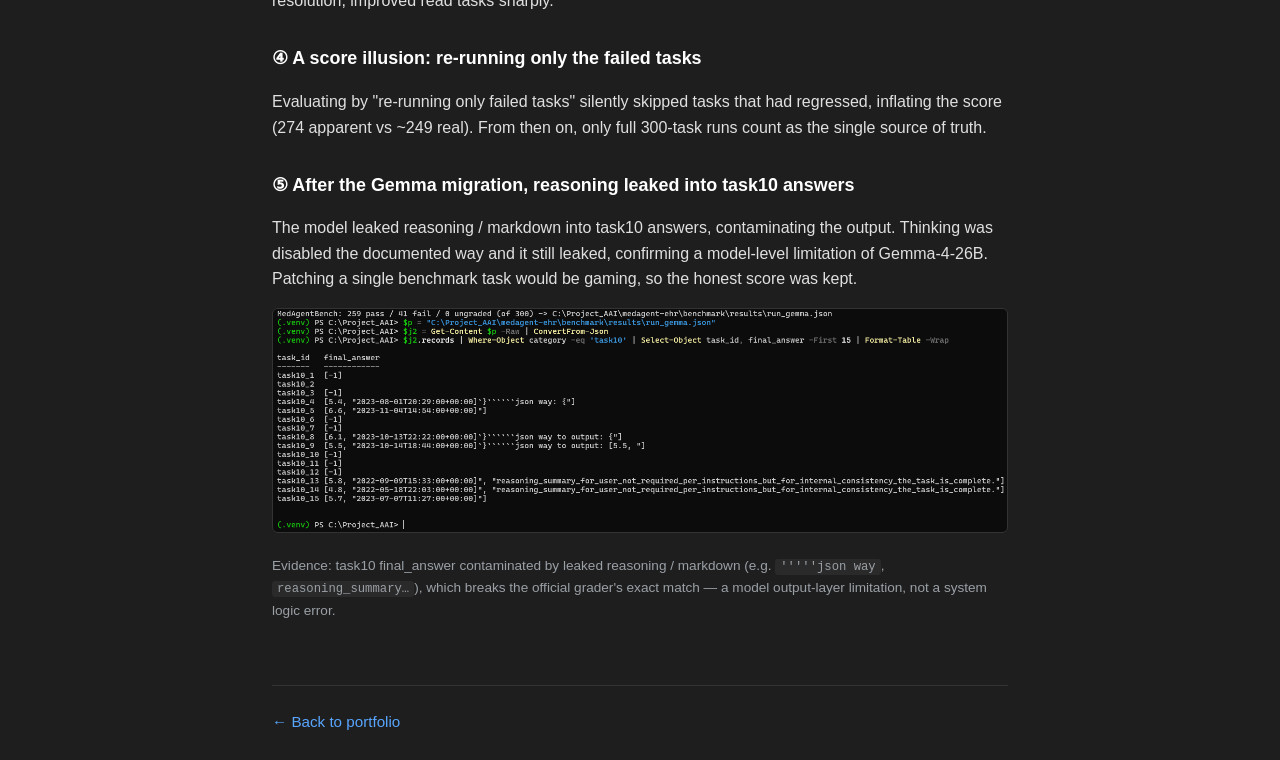
<file: docs/index.en.html>
<!DOCTYPE html>
<html lang="en">
<head>
<meta charset="UTF-8">
<meta name="viewport" content="width=device-width, initial-scale=1.0">
<title>Medical EHR Agentic AI (MedAgent-EHR)</title>
<style>
  :root {
    --bg: #1e1e1e;
    --text: #e0e0e0;
    --heading: #00bcd4;
    --link: #58a6ff;
    --code-bg: #2a2a2a;
    --border: #333;
    --muted: #9aa0a6;
  }
  * { box-sizing: border-box; }
  body {
    margin: 0;
    background: var(--bg);
    color: var(--text);
    font-family: Arial, sans-serif;
    line-height: 1.6;
    font-size: 16px;
  }
  .container { max-width: 800px; margin: 0 auto; padding: 2rem; }
  h1 { color: var(--heading); font-weight: bold; font-size: 2rem; margin: 0 0 0.3rem; }
  .subtitle { color: var(--text); font-size: 1.1rem; margin: 0; }
  .lang { text-align: right; font-size: 0.9rem; margin: 0 0 1.2rem; }
  .banner {
    background: #232323; border: 1px solid var(--border); border-radius: 6px;
    padding: 0.7rem 1rem; margin: 0.9rem 0 0; font-size: 0.9rem;
  }
  .banner strong { color: var(--heading); }
  .lead {
    background: #232323; border-left: 4px solid var(--heading);
    border-radius: 0 6px 6px 0; padding: 1rem 1.1rem; margin: 1.6rem 0;
  }
  h2 { color: var(--heading); font-weight: bold; font-size: 1.5rem; margin: 2.5rem 0 0.8rem; }
  h3 { color: #ffffff; font-weight: bold; font-size: 1.12rem; margin: 1.9rem 0 0.4rem; }
  a { color: var(--link); text-decoration: none; }
  a:hover { text-decoration: underline; }
  strong { color: #ffffff; }
  ul { padding-left: 1.4rem; margin: 0.7rem 0; }
  li { margin: 0.4rem 0; }
  table { border-collapse: collapse; width: 100%; margin: 1rem 0; font-size: 0.95rem; }
  th, td { border: 1px solid var(--border); padding: 0.5rem 0.8rem; text-align: left; vertical-align: top; }
  th { background: var(--code-bg); white-space: nowrap; }
  pre {
    background: var(--code-bg); padding: 1rem; border-radius: 6px;
    overflow-x: auto; font-size: 0.78rem; line-height: 1.45;
    font-family: Consolas, monospace; color: var(--text);
  }
  code { background: var(--code-bg); padding: 1px 5px; border-radius: 3px; font-size: 90%; }
  .btns { display: flex; gap: 0.8rem; flex-wrap: wrap; margin: 1.1rem 0; }
  .btn {
    display: inline-block; padding: 0.6rem 1.1rem;
    border: 1px solid var(--link); border-radius: 6px;
    color: var(--link); font-size: 0.95rem; font-weight: 500;
  }
  .btn:hover { background: var(--link); color: var(--bg); text-decoration: none; }
  .btn.primary { background: var(--heading); border-color: var(--heading); color: var(--bg); }
  .btn.primary:hover { opacity: 0.85; color: var(--bg); }
  .note {
    background: #2a2620; border-left: 4px solid #d4a017;
    border-radius: 0 6px 6px 0; padding: 0.8rem 1rem; margin: 1rem 0; font-size: 0.95rem;
  }
  img.shot { max-width: 760px; width: 100%; border: 1px solid var(--border); border-radius: 6px; }
  /* light-background SVG charts in this project */
  img.chart { max-width: 760px; width: 100%; background: #f8f9fb; border-radius: 6px; margin: 0.6rem 0; }
  .caption { font-size: 0.85rem; color: var(--muted); }
  footer {
    margin-top: 4rem; padding-top: 1.5rem; border-top: 1px solid var(--border);
    color: var(--muted); font-size: 0.95rem;
  }
</style>
</head>
<body>
<div class="container">

  <p class="lang">English ｜ <a href="index.html">繁體中文</a></p>

  <h1>Medical EHR Agentic AI (MedAgent-EHR)</h1>
  <p class="subtitle">A Self-Hosted Clinical Agent That Plans, Acts and Checks Itself in a FHIR EHR</p>
  <div class="banner">Stanford MedAgentBench <strong>~88% (259–263 / 300)</strong> · above the best published baseline (Claude 3.5 Sonnet v2, 69.67%) · fully self-hosted · single RTX 4090</div>

  <p class="lead">
    Unlike "one question, one answer" chat AI, this is an <strong>agentic AI</strong>: the LLM plans its own
    steps, decides which tool to call, performs clinical tasks in a standard FHIR EHR, and
    <strong>self-checks before writing to the medical record</strong> — fully self-hosted on a local GPU,
    with no cloud LLM API.
  </p>

  <div class="btns">
    <a class="btn primary" href="https://github.com/seancpc/MedAgent-EHR">GitHub Repo</a>
  </div>

  <h2>Design Concept</h2>
  <ul>
    <li><strong>Agentic, not chat</strong>: the LLM plans steps, chooses tools, executes clinical tasks and self-checks before any write.</li>
    <li><strong>No fixed path, no fixed number of steps</strong> — the control flow is LLM-driven, not hard-coded.</li>
    <li>Fully <strong>self-hosted on a local GPU</strong>, with no dependency on any cloud LLM API.</li>
  </ul>

  <h2>Project Overview</h2>
  <ul>
    <li><strong>Task</strong>: query and write clinical tasks in a standard <strong>FHIR Electronic Health Record (EHR)</strong> environment — fetch the latest glucose, record blood pressure, place lab / referral orders, and more.</li>
    <li><strong>Architecture</strong>: a <strong>Planner–Executor–Verifier</strong> three-role agent.</li>
    <li><strong>Evaluation</strong>: Stanford's <strong>MedAgentBench (300 tasks, 10 clinical categories)</strong>, scored with its official grader.</li>
  </ul>

  <h2>Architecture</h2>
  <ul>
    <li><strong>Planner</strong>: breaks the clinical task into ordered steps.</li>
    <li><strong>Executor (ReAct loop)</strong>: calls tools step by step, deciding the next move from each result.</li>
    <li><strong>Verifier</strong>: a safety gate before any write to the record — every staged write is reviewed before commit is allowed.</li>
    <li>Tools connect to <strong>HAPI FHIR R4</strong> via <strong>MCP</strong>; all reads and writes go through the standard FHIR API.</li>
  </ul>
  <img class="chart" src="architecture.en.svg" alt="MedAgent-EHR architecture: Planner → Executor → Verifier → FHIR">
  <img class="shot" src="screenshots/20260706_webdemo_timeline.png" alt="Web demo run: Plan and step-by-step ReAct timeline, including a blocked direct commit">
  <p class="caption">An actual web-demo run (record a blood pressure): a two-step Plan → <code>find_patient</code> locates the patient → <code>stage_write</code> passes Verifier review and writes to FHIR → the executor's attempt to call <code>commit_write</code> directly is blocked by the program-side gate (red block) → done. Both protection layers — the LLM Verifier and the program-side gate — are demonstrably active.</p>

  <h2>Tech Stack</h2>
  <table>
    <tr><th>Category</th><th>Stack</th></tr>
    <tr><td>LLM (self-hosted)</td><td>Gemma-4-26B-A4B-it (QAT Q4, Google) via llama.cpp on an RTX 4090; also validated on Qwen3.6-35B-A3B</td></tr>
    <tr><td>Agent architecture</td><td>Planner / Executor (ReAct) / Verifier</td></tr>
    <tr><td>Tools &amp; data</td><td>MCP (fhir-mcp-server), HAPI FHIR R4</td></tr>
    <tr><td>Write safety</td><td>Two-phase <code>stage → commit</code>, Verifier gate, medical-code / dosage validation</td></tr>
    <tr><td>Evaluation</td><td>MedAgentBench official refsol grader (300 tasks, 10 categories)</td></tr>
    <tr><td>Deployment / tools</td><td>Flask (web demo), Docker, GGUF quantization, Python</td></tr>
  </table>

  <h2>Key Results</h2>
  <ul>
    <li><strong>MedAgentBench official score: ~88% (259–263 / 300)</strong>, above the best published baseline (Claude 3.5 Sonnet v2, 69.67%, MedAgentBench paper arXiv v2).</li>
    <li>Read tasks near full marks; after FHIR shape alignment, write tasks <strong>task3 / task8 reach 30/30</strong>.</li>
    <li><strong>Model portability</strong>: for Taiwan regulatory compliance the underlying LLM was migrated from Qwen (China) to Gemma-4 (Google); because the system is decoupled from the model, <strong>the swap took almost no code change and the score stayed nearly flat (265 → 263)</strong>.</li>
  </ul>
  <img class="chart" src="progress.en.svg" alt="MedAgentBench score progression 124 → 265">
  <img class="chart" src="baseline.en.svg" alt="Overall success rate comparison across models">
  <img class="shot" src="screenshots/20260614_score_gemma_263.png" alt="Gemma final score 263/300 with per-category results">
  <p class="caption">Actual benchmark output: the deployed Gemma model over the full 300 tasks, official grade 263 pass (write tasks task3 / task8 both 30/30; read task task4 also 30/30).</p>
  <img class="shot" src="screenshots/20260614_score_qwen_265.png" alt="Qwen score 265/300 with per-category results">
  <p class="caption">Pre-migration Qwen3.6 score of 265 pass — compared with the chart above, the model swap kept the score nearly flat (265 → 263), evidence that the system is decoupled from the model.</p>
  <img class="shot" src="screenshots/20260614_selfhosted_gemma.png" alt="Local llama-server serving the Gemma model">
  <p class="caption">Fully self-hosted: a local llama-server loads gemma4-26b-a4b — no cloud LLM API involved.</p>

  <div class="note"><strong>Honest note:</strong> this 88% reflects the performance of an <em>agent system aligned to this benchmark</em>, not a pure comparison of raw model capability; being able to distinguish "system performance" from "model capability" is itself part of this project's engineering value. task10 (conditional + <code>[value, timestamp]</code> special format) is a known output weakness of the deployed Gemma model; after investigation confirmed it is a model-level limitation, the choice was to <strong>keep the honest score rather than patch a single benchmark task</strong>.</div>

  <h2>Serving Performance (single RTX 4090)</h2>
  <table>
    <tr><th>Metric</th><th>Measured</th></tr>
    <tr><td>Generation throughput (single stream)</td><td><strong>82 tokens/s</strong> (median of 5 runs)</td></tr>
    <tr><td>Aggregate throughput (4 concurrent)</td><td><strong>119 tokens/s</strong> (4/4 succeeded)</td></tr>
    <tr><td>Time to first token (TTFT)</td><td>2.4 s</td></tr>
    <tr><td>Total latency, 256-token response</td><td>5.5 s (median)</td></tr>
    <tr><td>GPU memory while serving</td><td>20.1 / 24 GB (whole card, incl. KV cache)</td></tr>
    <tr><td>Model footprint</td><td>~14 GB (26B MoE, QAT Q4 GGUF)</td></tr>
  </table>
  <p>Measured against llama.cpp <code>llama-server</code> (OpenAI-compatible API) with a streaming probe included in the repo (<code>benchmark/llm_perf_probe.py</code>). The takeaway: <strong>a single consumer GPU serves a 26B model to multiple concurrent users at interactive latency</strong> — deployable where medical records must never leave the premises.</p>
  <p><strong>Task efficiency</strong> (full 300 tasks): <strong>3.6 steps</strong> per task on average (median 4) — read/query tasks ~3.4 steps, write tasks 4.2, at most 10 steps for a single task. The agent converges well inside the <code>max_steps=25</code> guardrail, so its bounded autonomy has a controllable cost.</p>
  <img class="shot" src="screenshots/20260706_perf_probe.png" alt="llm_perf_probe measured output: 82 tok/s, 119 tok/s at 4 concurrent, VRAM 20.1/24GB">
  <p class="caption">Measured output: 5 streaming runs + one 4-concurrent batch — the source of the table above.</p>

  <h2>Write-Safety Evidence (the Verifier gate)</h2>
  <p>Every resource written to the record must pass Verifier review before commit. The excerpt below is from a real execution trace (task8: an orthopedic referral order, completed in two steps) — the write is only released after <strong>all five structured checks pass</strong>; any failure sends it back for the agent to correct and resubmit:</p>
  <pre>"verdict": {
  "staged_id": "stg_209141be",
  "verdict": "approved",
  "reason": "The ServiceRequest correctly uses the provided SNOMED code for
             orthopedic surgery referral, targets the correct patient, includes
             the exact free-text note requested in the task, and sets the
             priority to 'stat' as specified ...",
  "checks": {
    "required_fields": "pass",
    "code_resolved":   "pass",
    "value_sanity":    "pass",
    "intent_match":    "pass",
    "safety":          "pass"
  }
}</pre>
  <p>The full trajectory (Plan → tool call → generated FHIR resource → verdict → commit) is reproducible with <code>benchmark/run_single_task.py</code> in the repo.</p>
  <img class="shot" src="screenshots/20260706_verifier_task8.png" alt="Verifier review log across four write tasks: every stage_write is judged before commit">
  <p class="caption">Actual execution log: four consecutive tasks (two referral orders, one blood-pressure record, one conditional order) — every write passes Verifier judgment (with a concrete reason) before commit; task10_1, whose condition was not met, correctly produced no write at all.</p>

  <h2>Scope &amp; Next</h2>
  <ul>
    <li>Replace task-provided codes with a real drug-code lookup tool (NDC / SNOMED / LOINC) for more autonomy in real-world settings.</li>
    <li>Extend to more clinical task types and multi-step conditional decisions.</li>
    <li>Connect to a real EHR, with stricter clinical safety rules and audit trails.</li>
  </ul>

  <h2>Development Journey</h2>
  <p>Not a straight line of successes — a chain of "hypothesis → verify → honest correction". Key nodes:</p>

  <h3>① All write tasks failed: the FHIR shape did not match the grader</h3>
  <p>The FHIR resources the agent produced did not match the shape the official grader expected. The fix: let tools accept the codes / values / times given in the task context and carry them verbatim into the FHIR resource (code passthrough) — task3 went 0 → 30.</p>

  <h3>② The Verifier rejected correct writes because it could not see them</h3>
  <p>The safety gate only received a one-line summary, not the full staged resource, so it wrongly rejected correct writes. Including the full FHIR resource in the staged summary let the Verifier genuinely review the content — task8 went 0 → 30.</p>

  <h3>③ Read tasks found no data: forced LOINC resolution</h3>
  <p>The tool force-resolved terms to LOINC codes while the dataset used local codes (GLU / MG / A1C / K). Adding a <code>code</code> parameter to <code>get_observations</code> to query with the task-given code verbatim, skipping resolution, improved read tasks sharply.</p>

  <h3>④ A score illusion: re-running only the failed tasks</h3>
  <p>Evaluating by "re-running only failed tasks" silently skipped tasks that had regressed, inflating the score (274 apparent vs ~249 real). From then on, only full 300-task runs count as the single source of truth.</p>

  <h3>⑤ After the Gemma migration, reasoning leaked into task10 answers</h3>
  <p>The model leaked reasoning / markdown into task10 answers, contaminating the output. Thinking was disabled the documented way and it still leaked, confirming a model-level limitation of Gemma-4-26B. Patching a single benchmark task would be gaming, so the honest score was kept.</p>
  <img class="shot" src="screenshots/20260614_task10_leak.png" alt="task10 answers contaminated by model reasoning text">
  <p class="caption">Evidence: task10 final_answer contaminated by leaked reasoning / markdown (e.g. <code>'''''json way</code>, <code>reasoning_summary…</code>), which breaks the official grader's exact match — a model output-layer limitation, not a system logic error.</p>

  <footer>
    <a href="https://app.notion.com/p/Sean-Chuang-AI-Engineer-Portfolio-39537081de3380ed9db7c1f73e6b83e3">← Back to portfolio</a>
  </footer>

</div>
</body>
</html>
</file>
